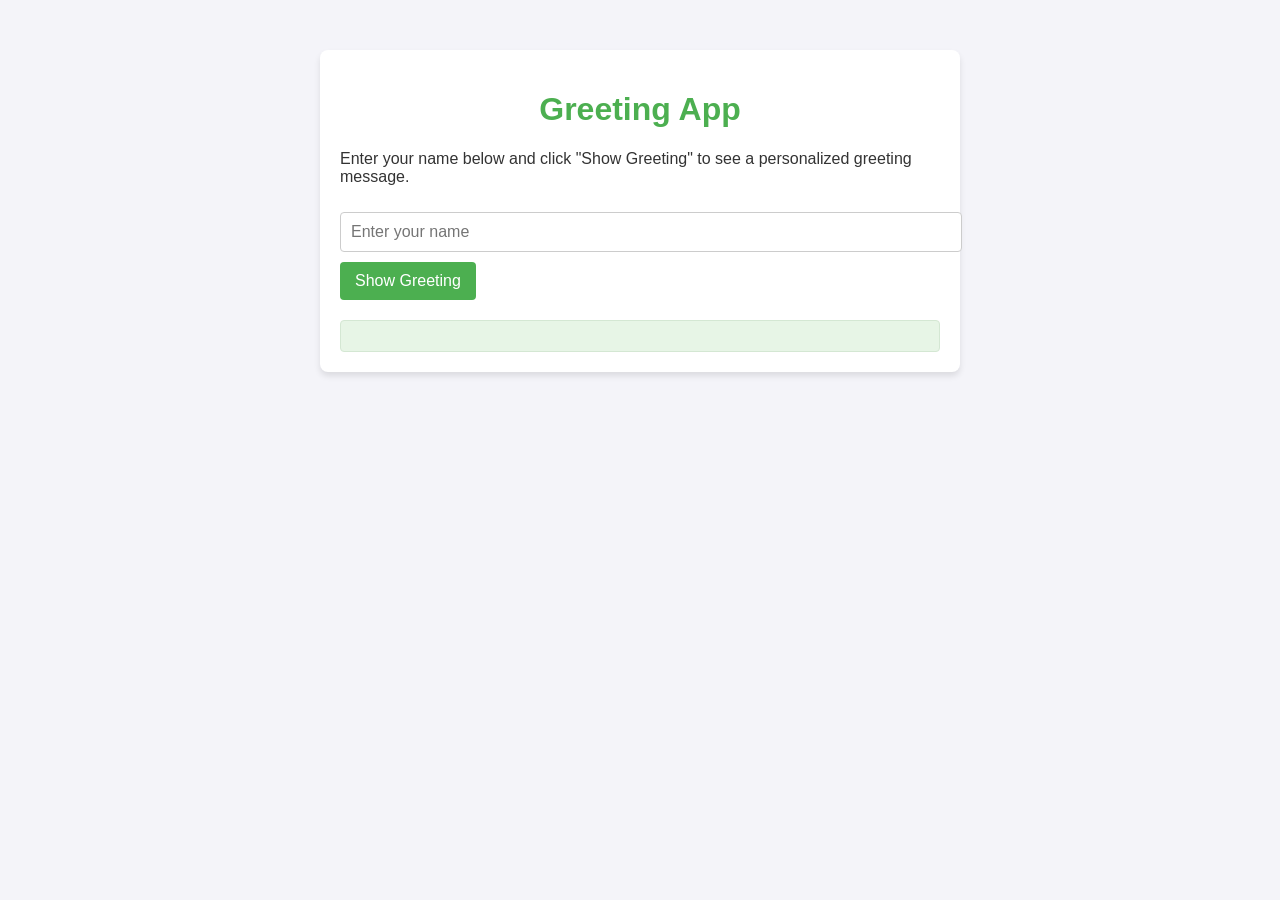
<file: index.html>
<!DOCTYPE html>
<html>
<head>
    <title>Lab: Build a Greeting Message App</title>
    <style>
        body {
            font-family: Arial, sans-serif;
            margin: 0;
            padding: 0;
            background-color: #f4f4f9;
            color: #333;
        }
        .container {
            max-width: 600px;
            margin: 50px auto;
            background: #ffffff;
            box-shadow: 0 4px 6px rgba(0, 0, 0, 0.1);
            padding: 20px;
            border-radius: 8px;
        }
        h1 {
            text-align: center;
            color: #4CAF50;
        }
        input[type="text"] {
            width: 100%;
            padding: 10px;
            margin: 10px 0;
            border: 1px solid #ccc;
            border-radius: 4px;
            font-size: 16px;
        }
        button {
            background-color: #4CAF50;
            color: white;
            border: none;
            padding: 10px 15px;
            font-size: 16px;
            cursor: pointer;
            border-radius: 4px;
            transition: background-color 0.3s ease;
        }
        button:hover {
            background-color: #45a049;
        }
        #greetingMessage {
            margin-top: 20px;
            padding: 15px;
            background: #e7f5e6;
            border: 1px solid #d4e7d3;
            border-radius: 4px;
            color: #2f6627;
            font-size: 18px;
            text-align: center;
        }
    </style>
</head>
<body>
    <div class="container">
        <h1>Greeting App</h1>
        <p>Enter your name below and click "Show Greeting" to see a personalized greeting message.</p>
        <input type="text" id="nameInput" placeholder="Enter your name">
        <button onclick="showGreeting()">Show Greeting</button>
        <div id="greetingMessage"></div>
    </div>
    <script>
        function showGreeting() {
            // Step 1: Get the name from the input field
            let userName = document.getElementById('nameInput').value;

            // Step 2: Create a greeting message using a variable
            let message = 'Hello, ' + userName + '!';

            // Step 3: Update the div element with the greeting message
            document.getElementById('greetingMessage').textContent = message;
        }
    </script>
</body>
</html>
</file>
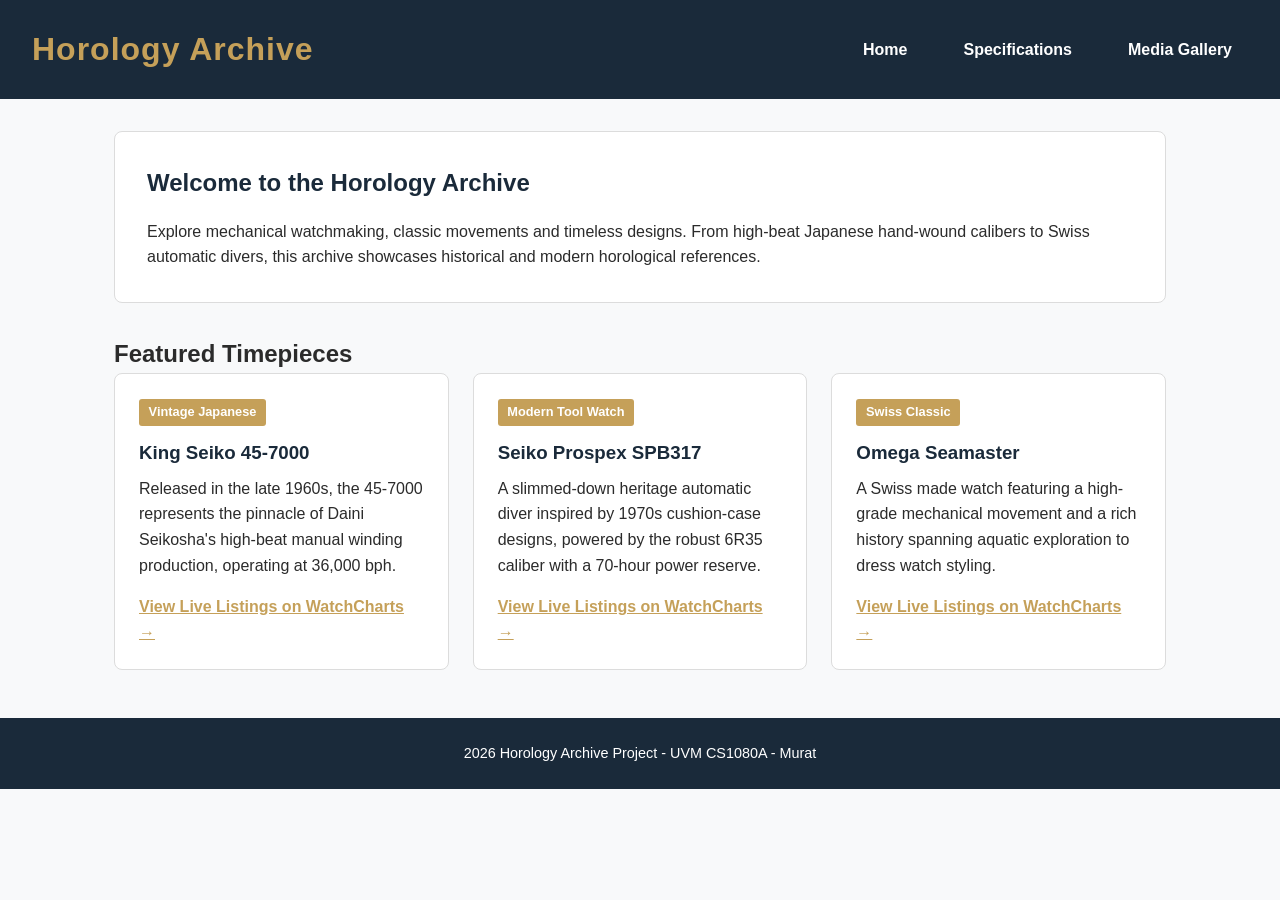
<file: Project_1/index.html>
<!DOCTYPE html>
<html lang="en">
<head>
  <meta charset="UTF-8">
  <meta name="viewport" content="width=device-width, initial-scale=1.0">
  <title>Horology Archives | Vintage & Modern Timepieces</title>
  <link rel="stylesheet" href="style.css">
</head>
<body>

  <header>
    <h1>Horology Archive</h1>
    <nav>
      <ul>
        <li><a href="index.html">Home</a></li>
        <li><a href="specs.html">Specifications</a></li>
        <li><a href="media.html">Media Gallery</a></li>
      </ul>
    </nav>
  </header>

  <main>
    <section class="intro-section">
      <h2>Welcome to the Horology Archive</h2>
      <p>
        Explore mechanical watchmaking, classic movements and timeless designs. 
        From high-beat Japanese hand-wound calibers to Swiss automatic divers, this archive showcases historical and modern horological references.
      </p>
    </section>

    <h2>Featured Timepieces</h2>
    <section class="feature-grid">
      <article class="card">
        <span class="badge">Vintage Japanese</span>
        <h3>King Seiko 45-7000</h3>
        <p>
          Released in the late 1960s, the 45-7000 represents the pinnacle of Daini Seikosha's high-beat manual winding production, operating at 36,000 bph.
        </p>
        <p style="margin-top: 1rem;">
          <a href="https://marketplace.watchcharts.com/listings?page=1&q=King%20Seiko%20Hi-Beat" target="_blank" rel="noopener noreferrer" style="color: var(--accent-color); font-weight: bold; text-decoration: underline;">
            View Live Listings on WatchCharts &rarr;
          </a>
        </p>
      </article>

      <article class="card">
        <span class="badge">Modern Tool Watch</span>
        <h3>Seiko Prospex SPB317</h3>
        <p>
          A slimmed-down heritage automatic diver inspired by 1970s cushion-case designs, powered by the robust 6R35 caliber with a 70-hour power reserve.
        </p>
        <p style="margin-top: 1rem;">
          <a href="https://marketplace.watchcharts.com/listings?page=1&q=seiko%20spb317" target="_blank" rel="noopener noreferrer" style="color: var(--accent-color); font-weight: bold; text-decoration: underline;">
            View Live Listings on WatchCharts &rarr;
          </a>
        </p>
      </article>

      <article class="card">
        <span class="badge">Swiss Classic</span>
        <h3>Omega Seamaster</h3>
        <p>
          A Swiss made watch featuring a high-grade mechanical movement and a rich history spanning aquatic exploration to dress watch styling.
        </p>
        <p style="margin-top: 1rem;">
          <a href="https://marketplace.watchcharts.com/listings/brand/omega/seamaster" target="_blank" rel="noopener noreferrer" style="color: var(--accent-color); font-weight: bold; text-decoration: underline;">
            View Live Listings on WatchCharts &rarr;
          </a>
        </p>
      </article>
    </section>
  </main>

  <footer>
    <p>2026 Horology Archive Project - UVM CS1080A - Murat</p>
  </footer>

</body>
</html>
</file>
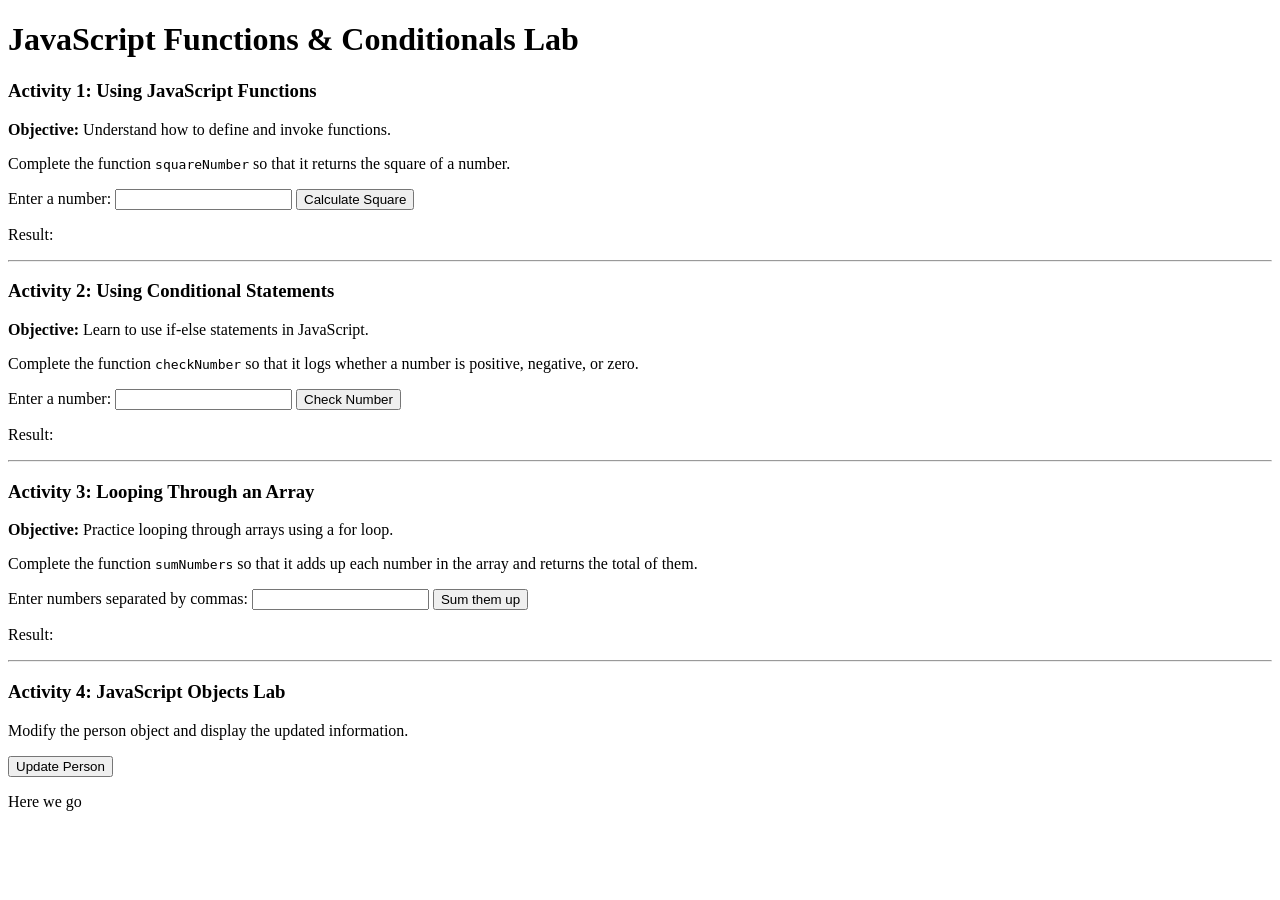
<file: Lab8-Functions-Objects-Problem.html>
<!DOCTYPE html>
<html>
<head>
    <title>JavaScript Functions & Conditionals & Objects Lab</title>
    <meta charset="UTF-8">
    <meta name="viewport" content="width=device-width, initial-scale=1.0">
	 <style>
        .bold { font-weight: bold; }
        .italic { font-style: italic; }
        .colored { color: blue; font-size: 1.2em; }
    </style>
</head>
<body>

    <h1>JavaScript Functions & Conditionals Lab</h1>

    <!-- Activity 1: Using JavaScript Functions -->
    <h3>Activity 1: Using JavaScript Functions</h3>
    <p><strong>Objective:</strong> Understand how to define and invoke functions.</p>
    
    <p>Complete the function <code>squareNumber</code> so that it returns the square of a number.</p>
    
    <script>
		// Function that returns the square of a number
		function squareNumber(num) {
			return num * num;
		}

        function displaySquare() {
            let input = Number(document.getElementById("squareInput").value);
			let result = squareNumber(input);
            document.getElementById("squareOutput").innerText = result;
        }
    </script>

    <label for="squareInput">Enter a number:</label>
    <input type="number" id="squareInput">
    <button onclick="displaySquare()">Calculate Square</button>
    <p>Result: <span id="squareOutput"></span></p>
    <hr>

    <!-- Activity 2: Using Conditional Statements -->
    <h3>Activity 2: Using Conditional Statements</h3>
    <p><strong>Objective:</strong> Learn to use if-else statements in JavaScript.</p>
    
    <p>Complete the function <code>checkNumber</code> so that it logs whether a number is positive, negative, or zero.</p>
    
    <script>
	    // Function that checks if a number is positive, negative, or zero
		function checkNumber(num) {
			if (num > 0) {
				return "Positive";
			} else if (num < 0) {
				return "Negative";
			} else {
				return "Zero";
			}
		}

        function displayNumberCheck() {
            let input = Number(document.getElementById("numberInput").value);
			let result = checkNumber(input);
            document.getElementById("numberOutput").innerText = result;
        }
    </script>

    <label for="numberInput">Enter a number:</label>
    <input type="number" id="numberInput">
    <button onclick="displayNumberCheck()">Check Number</button>
    <p>Result: <span id="numberOutput"></span></p>
    <hr>

    <!-- Activity 3: Looping Through an Array -->
    <h3>Activity 3: Looping Through an Array</h3>
    <p><strong>Objective:</strong> Practice looping through arrays using a for loop.</p>
    
    <p>Complete the function <code>sumNumbers</code> so that it adds up each number in the array and returns the total of them.</p>
    
    <script>
       // Function that sums up array elements using a for loop
	   function sumNumbers(arr) {
			let total = 0;
			for (let i = 0; i < arr.length; i++) {
				total += arr[i];
			}
			return total;
	   }

        function displayDoubledNumbers() {
            let input = document.getElementById("arrayInput").value;
            let numberArray = input.split(",").map(Number);
			let result = sumNumbers(numberArray);			
            document.getElementById("arrayOutput").innerText = result;
        }
    </script>

    <label for="arrayInput">Enter numbers separated by commas:</label>
    <input type="text" id="arrayInput">
    <button onclick="displayDoubledNumbers()">Sum them up</button>
    <p>Result: <span id="arrayOutput"></span></p>
    <hr>
	
	<!-- Activity 4: Changing properties' value in an object  -->
	<h3>Activity 4: JavaScript Objects Lab</h3>
    
    <p>Modify the person object and display the updated information.</p>

    <script>
        // Preset person object
        const person = {
            firstName: "John",
            lastName: "Doe",
            age: 25,
            eyeColor: "green"
        };

        function updatePerson() {
            // Modify the object properties
            person.firstName = "Alice";
            person.lastName = "Smith";
            person.age = 30;
            person.eyeColor = "blue";

            // Display updated person details
            document.getElementById("info").innerHTML = 
                `<span class="bold">${person.firstName} ${person.lastName}</span> is 
                <span class="italic">${person.age} years old</span> with 
                <span class="colored">${person.eyeColor} eyes</span>.`;
        }
    </script>

    <button onclick="updatePerson()">Update Person</button>
    <p id="info">Here we go</p>

</body>
</html>
</file>
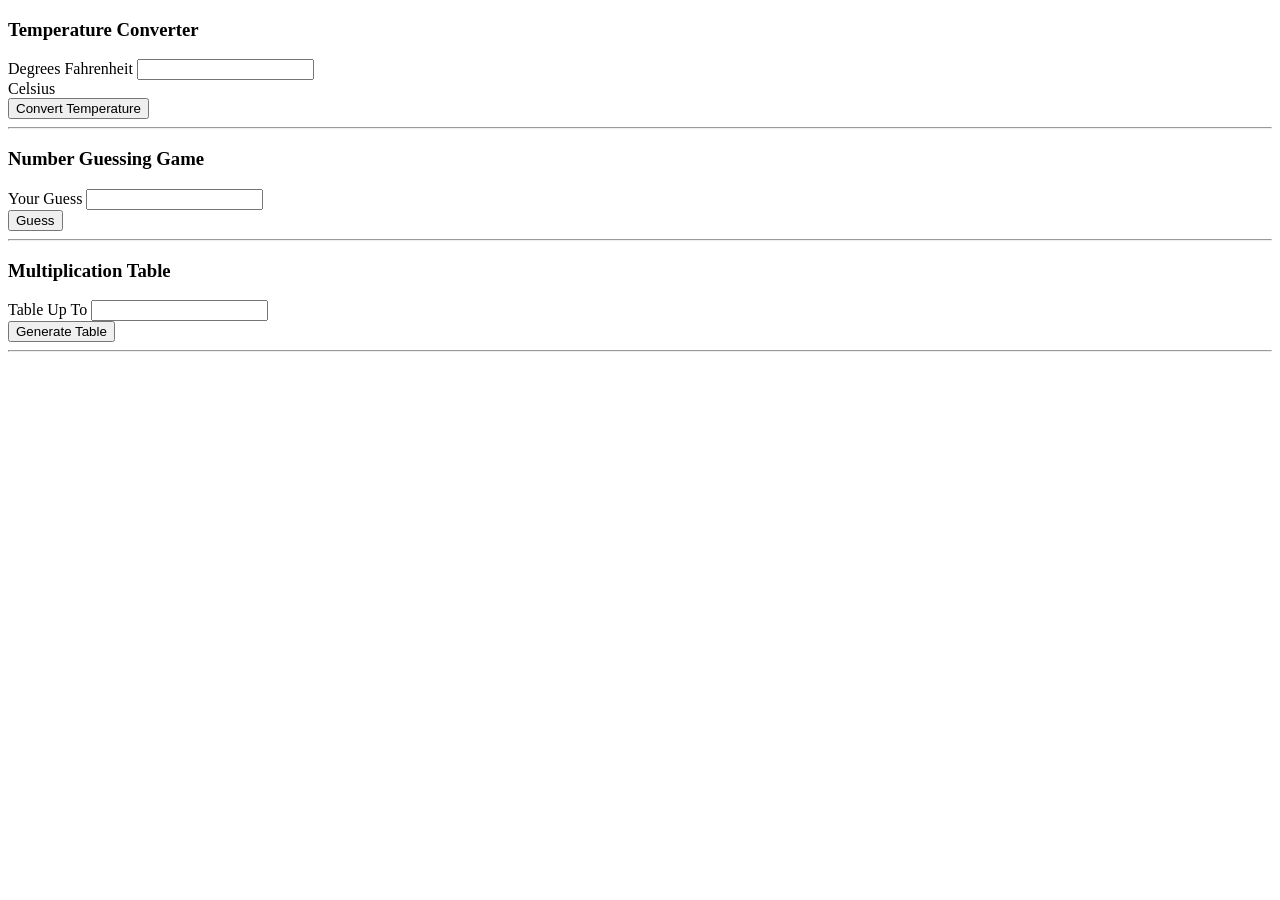
<file: Module-07-Lab.html>
<!DOCTYPE html>
<!-- 
    For this lab you are asked to fill in the missing JavaScript
    code throughout this document as indicated in comments. In each
    problem you only need to ultimately set a predefined variable to
    the right value.
-->
<html>
    <head>
        <title>Module-07-Lab</title>
        <meta charset="UTF-8">
        <meta name="viewport" content="width-device-width, initial-scale=1.0">
    </head>
    <body>
        <!-- Temperature Converter -->
        
        <script>
            function tempConvert() {
                let fahrenheit = Number(document.getElementById("numDegrees").value);
                if (isNaN(fahrenheit)) {
                    window.alert("Not a number!");
                    return;
                }
                let celsius = 0;
                
                // YOU FILL IN HERE
                // Convert fahrenheit into degrees celsius and store it in celsius
                celsius = (fahrenheit - 32) * (5 / 9)
                document.getElementById("celsiusAnswer").innerHTML = celsius + "&nbsp;Degrees";
            }
        </script>
        
        <h3>Temperature Converter</h3>
        <label for="numDegrees">Degrees Fahrenheit</label>
        <input type="number" id="numDegrees">
        <div><span id="celsiusAnswer"></span> Celsius</div>
        <button onclick="tempConvert()">Convert Temperature</button>
        <hr>
        
        <!-- Number Guessing Game -->
        
        <script>
            // Random number between 0 and 99
            let answer = Math.floor(Math.random() * (100));
            function guess() {
                let userGuess = Number(document.getElementById("guessNum").value);
                if (isNaN(userGuess)) {
                    window.alert("Not a number!");
                    return;
                }
                let report = "Nothing Yet";
                
                // YOU FILL IN HERE
                // Report back to the user by filling in whether
                // the guess is too high, too low, or correct
                // in the variable report.
                if (userGuess > answer) {
                    report = "Too high ;)";
                }
                else if (userGuess < answer) {
                    report = "Too low ;)";
                }
                else {
                    report = "CORRECT :)"
                }
                
                document.getElementById("guessResponse").innerHTML = report;
            }
        </script>
        
        <h3>Number Guessing Game</h3>
        <label for="guessNum">Your Guess</label>
        <input type="number" id="guessNum">
        <div><span id="guessResponse"></span></div>
        <button onclick="guess()">Guess</button>
        <hr>
        
         
        
        <!-- Multiplication Table -->
        
        <script>
            function generateMultiplicationTable() {
                let tableMax = Number(document.getElementById("tableMax").value);
                if (isNaN(tableMax)) {
                    window.alert("Not a number!");
                    return;
                }
                
                let tableHTML = "<table>";
                
                // YOU FILL IN HERE
                // Use an outter loop and an inner loop.
                // add a row by using tableHTML += "<tr>";
                // and a cell using tableHTML += "<td>";
                // remember to also close all of your tags
                for (let i = 1; i < tableMax; i++) {
                    tableHTML += "<tr>";
                    for (let j = 1; j < tableMax; j++) {
                        tableHTML += "<td>" + (i * j) + "</td>";
                    }
                    tableHTML += "</tr>";
                }
                                
                tableHTML += "</table>";
                
                document.getElementById("multiplicationTable").innerHTML = tableHTML;
            }
        </script>
        
        <h3>Multiplication Table</h3>
        <label for="tableMax">Table Up To</label>
        <input type="number" id="tableMax">
        <div id="multiplicationTable"></div>
        <button onclick="generateMultiplicationTable()">Generate Table</button>
        <hr>
        
    </body>
</html>
</file>
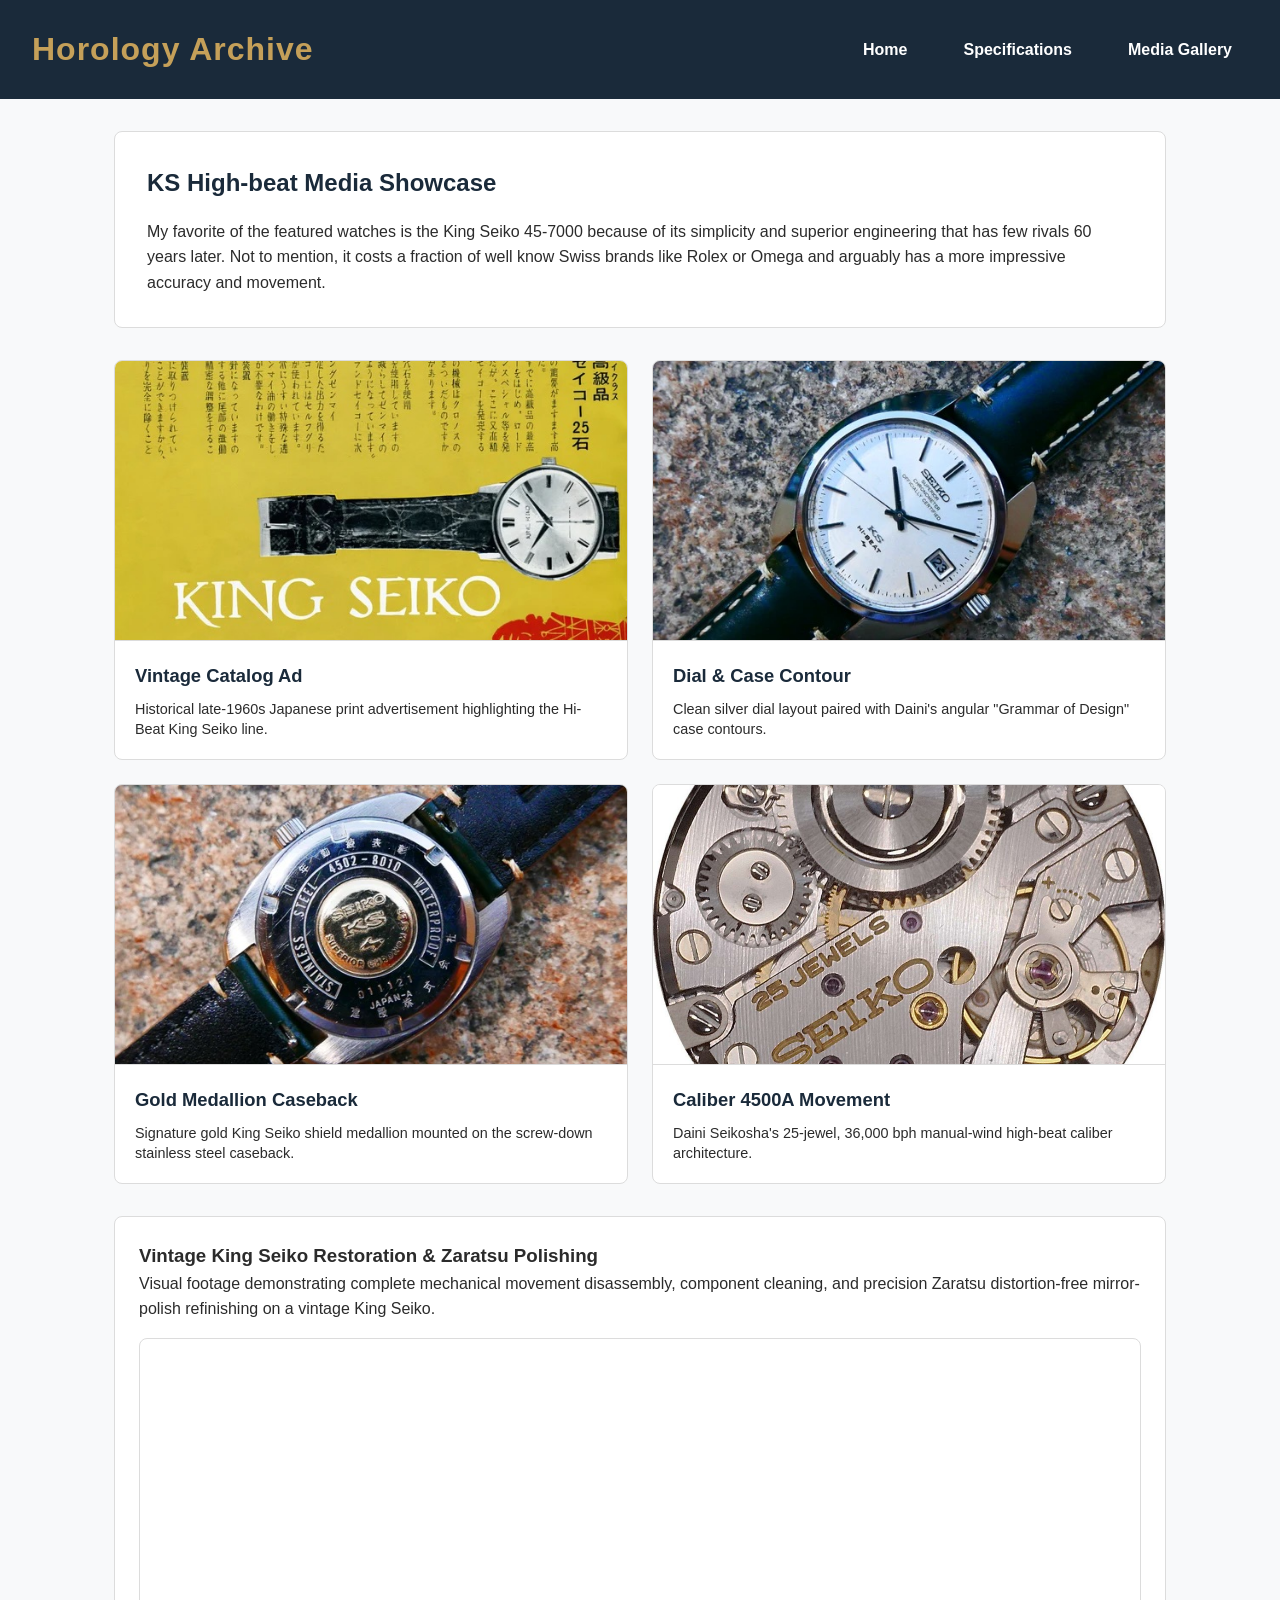
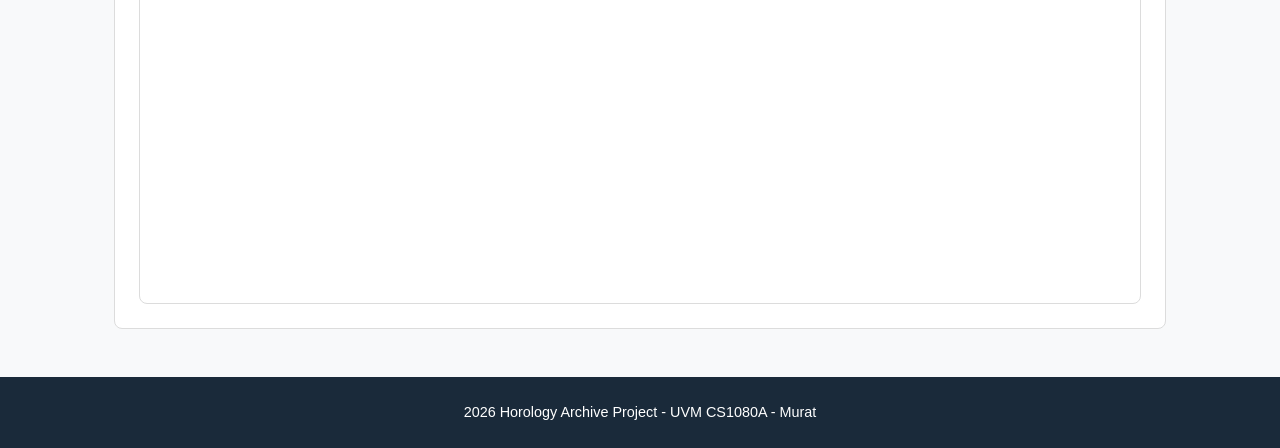
<file: Project_1/media.html>
<!DOCTYPE html>
<html lang="en">
<head>
  <meta charset="UTF-8">
  <meta name="viewport" content="width=device-width, initial-scale=1.0">
  <title>Media Showcase | Horology Archives</title>
  <link rel="stylesheet" href="style.css">
</head>
<body>

  <header>
    <h1>Horology Archive</h1>
    <nav>
      <ul>
        <li><a href="index.html">Home</a></li>
        <li><a href="specs.html">Specifications</a></li>
        <li><a href="media.html">Media Gallery</a></li>
      </ul>
    </nav>
  </header>

  <main>
    <section class="intro-section">
      <h2>KS High-beat Media Showcase</h2>
      <p>
        My favorite of the featured watches is the King Seiko 45-7000 because of its simplicity and superior engineering that has few rivals 60 years later. 
        Not to mention, it costs a fraction of well know Swiss brands like Rolex or Omega and arguably has a more impressive accuracy and movement.
      </p>
    </section>

    <!-- King Seiko 45 Image Gallery -->
    <section class="image-gallery">
      <article class="image-card">
        <img src="images/KS_poster.jpeg" alt="Vintage King Seiko Advertisement Poster">
        <div class="image-caption">
          <h3>Vintage Catalog Ad</h3>
          <p>Historical late-1960s Japanese print advertisement highlighting the Hi-Beat King Seiko line.</p>
        </div>
      </article>

      <article class="image-card">
        <img src="images/KS_dial.jpeg" alt="King Seiko 45 Dial and Case Profile">
        <div class="image-caption">
          <h3>Dial & Case Contour</h3>
          <p>Clean silver dial layout paired with Daini's angular "Grammar of Design" case contours.</p>
        </div>
      </article>

      <article class="image-card">
        <img src="images/KS_caseback.jpeg" alt="King Seiko Gold Medallion Caseback">
        <div class="image-caption">
          <h3>Gold Medallion Caseback</h3>
          <p>Signature gold King Seiko shield medallion mounted on the screw-down stainless steel caseback.</p>
        </div>
      </article>

      <article class="image-card">
        <img src="images/45KS_movement.jpeg" alt="Seiko Caliber 4500A High-Beat Movement Architecture">
        <div class="image-caption">
          <h3>Caliber 4500A Movement</h3>
          <p>Daini Seikosha's 25-jewel, 36,000 bph manual-wind high-beat caliber architecture.</p>
        </div>
      </article>
    </section>

    

    <div class="media-container">
      <article class="media-block">
        <h3>Vintage King Seiko Restoration & Zaratsu Polishing</h3>
        <p>
          Visual footage demonstrating complete mechanical movement disassembly, 
          component cleaning, and precision Zaratsu distortion-free mirror-polish refinishing on a vintage King Seiko.
        </p>
        
        <div class="video-container">
          <iframe 
            src="https://www.youtube.com/embed/DGKVyeFXcYg" 
            title="Restoration of a Vintage King Seiko Watch - Zaratsu Polish Refinishing" 
            allow="accelerometer; autoplay; clipboard-write; encrypted-media; gyroscope; picture-in-picture; web-share" 
            referrerpolicy="strict-origin-when-cross-origin" 
            allowfullscreen>
          </iframe>
        </div>
      </article>
    </div>
  </main>

  <footer>
    <p>2026 Horology Archive Project - UVM CS1080A - Murat</p>
  </footer>

</body>
</html>
</file>
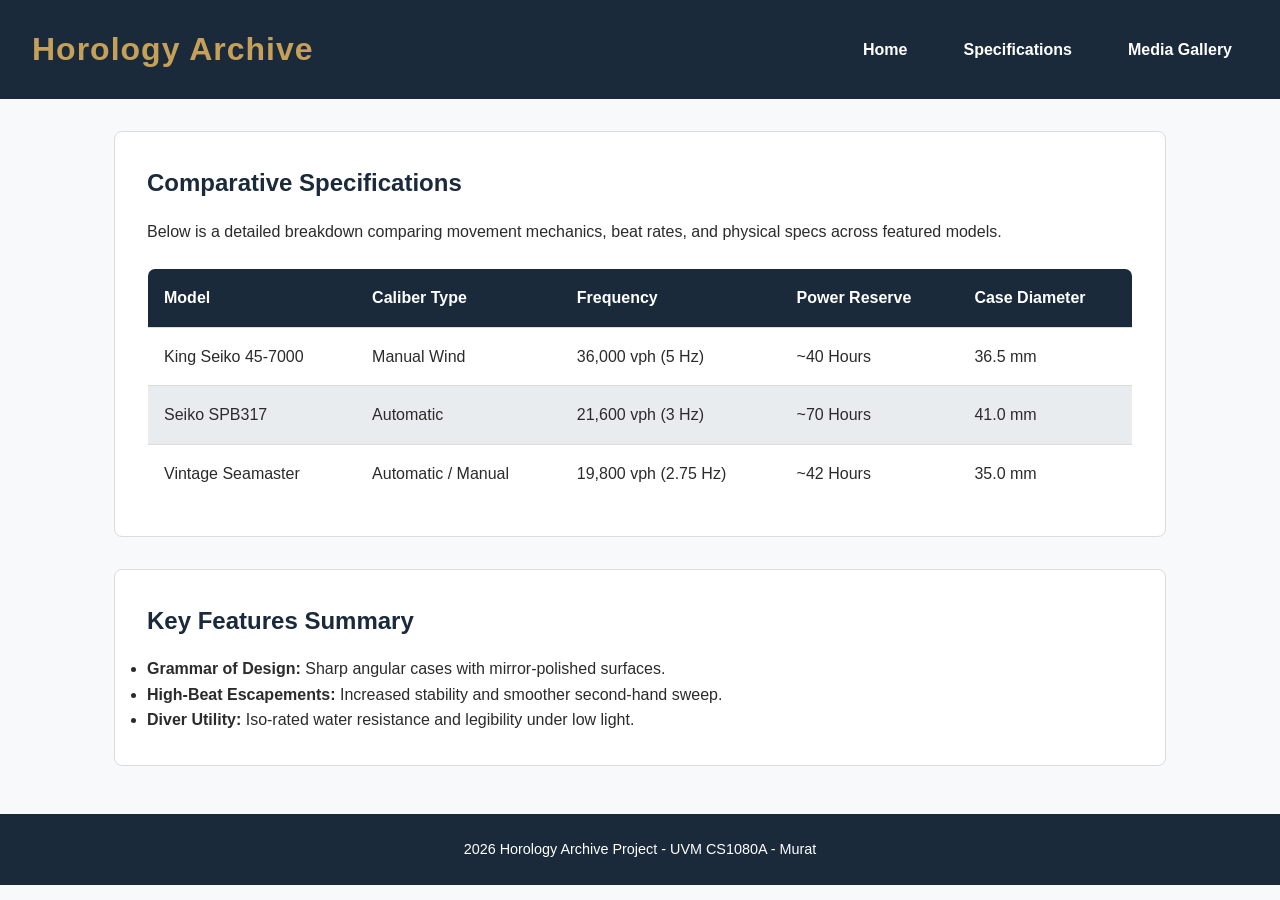
<file: Project_1/specs.html>
<!DOCTYPE html>
<html lang="en">
<head>
  <meta charset="UTF-8">
  <meta name="viewport" content="width=device-width, initial-scale=1.0">
  <title>Technical Specifications | Horology Archives</title>
  <link rel="stylesheet" href="style.css">
</head>
<body>

  <header>
    <h1>Horology Archive</h1>
    <nav>
      <ul>
        <li><a href="index.html">Home</a></li>
        <li><a href="specs.html">Specifications</a></li>
        <li><a href="media.html">Media Gallery</a></li>
      </ul>
    </nav>
  </header>

  <main>
    <section class="intro-section">
      <h2>Comparative Specifications</h2>
      <p>Below is a detailed breakdown comparing movement mechanics, beat rates, and physical specs across featured models.</p>
      
      <div class="table-container">
        <table>
          <thead>
            <tr>
              <th>Model</th>
              <th>Caliber Type</th>
              <th>Frequency</th>
              <th>Power Reserve</th>
              <th>Case Diameter</th>
            </tr>
          </thead>
          <tbody>
            <tr>
              <td>King Seiko 45-7000</td>
              <td>Manual Wind</td>
              <td>36,000 vph (5 Hz)</td>
              <td>~40 Hours</td>
              <td>36.5 mm</td>
            </tr>
            <tr>
              <td>Seiko SPB317</td>
              <td>Automatic</td>
              <td>21,600 vph (3 Hz)</td>
              <td>~70 Hours</td>
              <td>41.0 mm</td>
            </tr>
            <tr>
              <td>Vintage Seamaster</td>
              <td>Automatic / Manual</td>
              <td>19,800 vph (2.75 Hz)</td>
              <td>~42 Hours</td>
              <td>35.0 mm</td>
            </tr>
          </tbody>
        </table>
      </div>
    </section>

    <section class="intro-section">
      <h2>Key Features Summary</h2>
      <ul>
        <li><strong>Grammar of Design:</strong> Sharp angular cases with mirror-polished surfaces.</li>
        <li><strong>High-Beat Escapements:</strong> Increased stability and smoother second-hand sweep.</li>
        <li><strong>Diver Utility:</strong> Iso-rated water resistance and legibility under low light.</li>
      </ul>
    </section>
  </main>

  <footer>
    <p>2026 Horology Archive Project - UVM CS1080A - Murat</p>
  </footer>

</body>
</html>
</file>
<file: Project_1/style.css>
/* ==========================================================================
   GLOBAL STYLES & CSS VARIABLES
   ========================================================================== */
:root {
  --primary-color: #1a2a3a;
  --accent-color: #c5a059;
  --bg-color: #f8f9fa;
  --card-bg: #ffffff;
  --text-color: #2b2b2b;
  --light-gray: #e9ecef;
  --border-color: #dcdcdc;
  --font-main: -apple-system, BlinkMacSystemFont, "Segoe UI", Roboto, Helvetica, Arial, sans-serif;
}

* {
  box-sizing: border-box;
  margin: 0;
  padding: 0;
}

body {
  font-family: var(--font-main);
  background-color: var(--bg-color);
  color: var(--text-color);
  line-height: 1.6;
  font-size: 16px;
}

/* ==========================================================================
   HEADER & NAVIGATION
   ========================================================================== */
header {
  background-color: var(--primary-color);
  color: #ffffff;
  padding: 1.5rem 2rem;
  display: flex;
  flex-direction: column;
  align-items: center;
  gap: 1rem;
}

header h1 {
  font-size: 2rem;
  font-weight: 700;
  letter-spacing: 1px;
  color: var(--accent-color);
}

nav ul {
  list-style: none;
  display: flex;
  gap: 1.5rem;
  flex-wrap: wrap;
  justify-content: center;
}

nav a {
  color: #ffffff;
  text-decoration: none;
  font-weight: 600;
  padding: 0.5rem 1rem;
  border-radius: 4px;
}

nav a:hover {
  background-color: var(--accent-color);
  color: var(--primary-color);
}

nav a:visited {
  color: #d1d5db;
}

/* ==========================================================================
   MAIN CONTENT & FLEXBOX LAYOUTS
   ========================================================================== */
main {
  max-width: 1100px;
  margin: 2rem auto;
  padding: 0 1.5rem;
}

.intro-section {
  background-color: var(--card-bg);
  padding: 2rem;
  border-radius: 8px;
  margin-bottom: 2rem;
  border: 1px solid var(--border-color);
}

.intro-section h2 {
  color: var(--primary-color);
  margin-bottom: 1rem;
}

.feature-grid {
  display: flex;
  flex-direction: row;
  flex-wrap: wrap;
  gap: 1.5rem;
  justify-content: space-between;
}

.card {
  background-color: var(--card-bg);
  border: 1px solid var(--border-color);
  border-radius: 8px;
  padding: 1.5rem;
  flex: 1 1 100%;
  min-width: 280px;
}

.card h3 {
  color: var(--primary-color);
  margin-bottom: 0.5rem;
}

.badge {
  display: inline-block;
  background-color: var(--accent-color);
  color: #ffffff;
  padding: 0.2rem 0.6rem;
  font-size: 0.8rem;
  font-weight: bold;
  border-radius: 3px;
  margin-bottom: 0.75rem;
}

/* ==========================================================================
   TABLE STYLES
   ========================================================================== */
.table-container {
  overflow-x: auto;
  margin-top: 1.5rem;
}

table {
  width: 100%;
  border-collapse: collapse;
  background-color: var(--card-bg);
  border-radius: 8px;
  overflow: hidden;
  border: 1px solid var(--border-color);
}

th, td {
  padding: 1rem;
  text-align: left;
  border-bottom: 1px solid var(--border-color);
}

th {
  background-color: var(--primary-color);
  color: #ffffff;
  font-weight: 600;
}

tr:nth-child(even) {
  background-color: var(--light-gray);
}

/* ==========================================================================
   MULTIMEDIA & MEDIA LAYOUTS
   ========================================================================== */
.media-container {
  display: flex;
  flex-direction: column;
  gap: 2rem;
}

.media-block {
  background-color: var(--card-bg);
  padding: 1.5rem;
  border-radius: 8px;
  border: 1px solid var(--border-color);
}

video, audio {
  width: 100%;
  max-width: 700px;
  margin-top: 1rem;
  border-radius: 4px;
}

/* Responsive 16:9 Video Wrapper */
.video-container {
  position: relative;
  width: 100%;
  padding-bottom: 56.25%; /* 16:9 aspect ratio */
  height: 0;
  overflow: hidden;
  border-radius: 8px;
  margin-top: 1rem;
  border: 1px solid var(--border-color);
}

.video-container iframe {
  position: absolute;
  top: 0;
  left: 0;
  width: 100%;
  height: 100%;
  border: 0;
}

/* ==========================================================================
   FOOTER
   ========================================================================== */
footer {
  background-color: var(--primary-color);
  color: #ffffff;
  text-align: center;
  padding: 1.5rem;
  margin-top: 3rem;
  font-size: 0.9rem;
}

/* ==========================================================================
   RESPONSIVE DESIGN (MEDIA QUERIES)
   ========================================================================== */
@media (min-width: 768px) {
  header {
    flex-direction: row;
    justify-content: space-between;
  }

  .card {
    flex: 1 1 calc(33.333% - 1.5rem);
  }
}

@media (max-width: 600px) {
  nav ul {
    flex-direction: column;
    align-items: center;
    gap: 0.5rem;
  }

  .card {
    flex: 1 1 100%;
  }

  main {
    padding: 0 1rem;
  }
}

/* ==========================================================================
   IMAGE GALLERY STYLES
   ========================================================================== */
.image-gallery {
  display: flex;
  flex-direction: row;
  flex-wrap: wrap;
  gap: 1.5rem;
  margin-bottom: 2rem;
}

.image-card {
  background-color: var(--card-bg);
  border: 1px solid var(--border-color);
  border-radius: 8px;
  overflow: hidden;
  flex: 1 1 calc(50% - 1.5rem); /* 2 columns on tablet/desktop */
  min-width: 280px;
  display: flex;
  flex-direction: column;
}

/* Enforces uniform image sizing across all 4 photos */
.image-card img {
  width: 100%;
  height: 280px;            /* Forces consistent height */
  object-fit: cover;        /* Prevents distortion or stretching */
  display: block;
  border-bottom: 1px solid var(--border-color);
}

.image-caption {
  padding: 1.25rem;
  display: flex;
  flex-direction: column;
  gap: 0.5rem;
}

.image-caption h3 {
  color: var(--primary-color);
  font-size: 1.15rem;
  font-weight: 700;
}

.image-caption p {
  font-size: 0.9rem;
  color: var(--text-color);
  line-height: 1.4;
}

/* Single column stack for mobile viewports */
@media (max-width: 600px) {
  .image-card {
    flex: 1 1 100%;
  }
}
</file>
